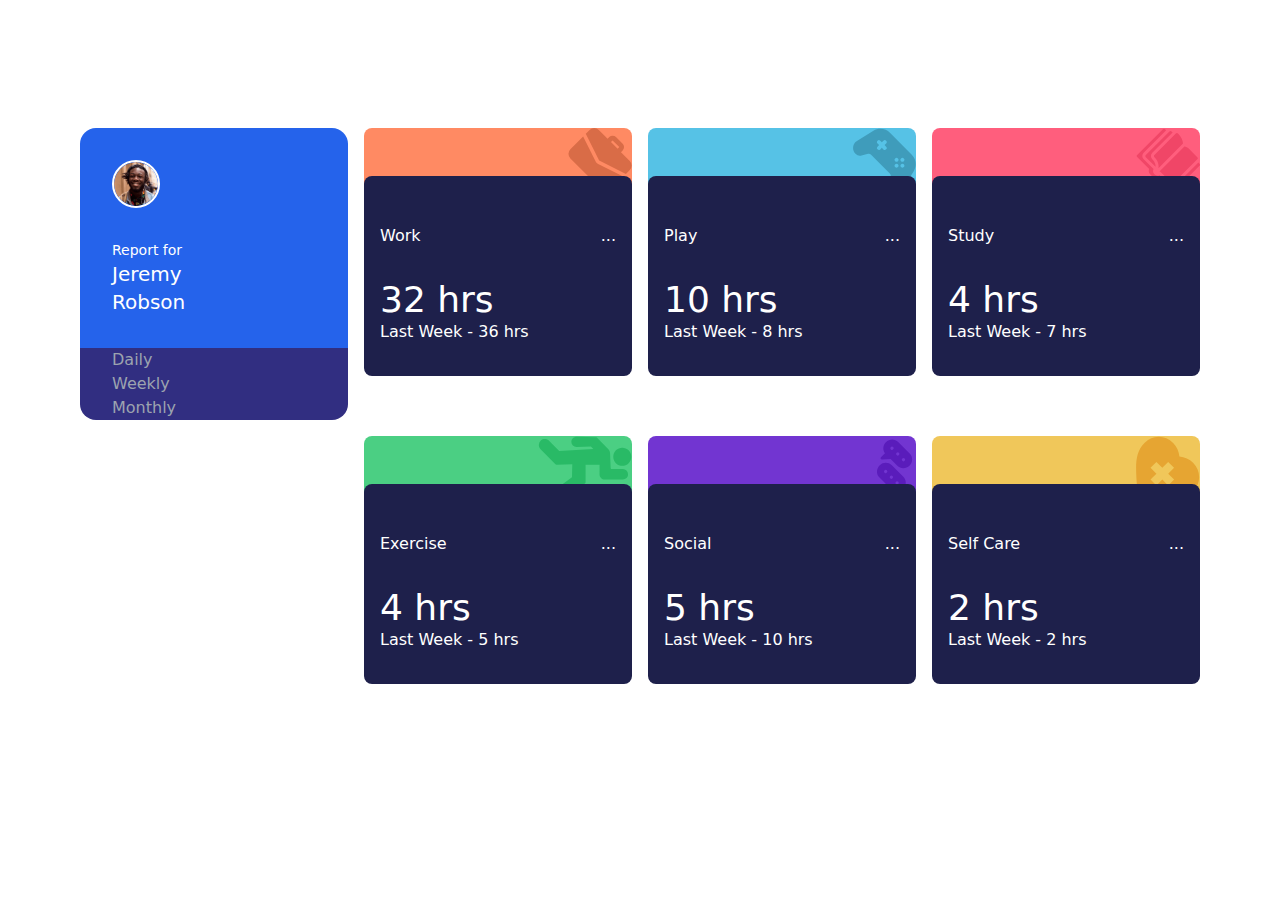
<file: index.html>
<!DOCTYPE html>
<html lang="en">

<head>
    <meta charset="UTF-8">
    <meta http-equiv="X-UA-Compatible" content="IE=edge">
    <meta name="viewport" content="width=device-width, initial-scale=1.0">
    <title>Document</title>
    <link rel="stylesheet" href="./styles.css">
</head>

<body>
    <div class="grid grid-cols-1 grid-rows-7 md:grid-cols-4 md:grid-rows-2 gap-4 mt-32 mx-20">
        <div>
            <div class="row-span-1">
                <div class="flex md:flex-col bg-blue-600 text-white sm:flex-nowrap rounded-t-2xl">
                    <img class="w-12 h-12 border-2 border-white rounded-full mb-8 ml-8 mt-8" src="./images/image-jeremy.png">
                    <div>
                        <p class="text-sm ml-8 font-thin pt-8 lg:pt-0"> Report for </p>
                        <p class="text-xl ml-8"> Jeremy</p>
                        <p class="text-xl pb-8 ml-8"> Robson </p>
                    </div>
                </div>
                <div class="flex space-x-8 md:space-x-0 md:flex-col  rounded-b-2xl pl-8 text-gray-400 bg-indigo-900">
                    <p>
                        <a href="#" class="hover:text-white"> Daily</a>
                    </p>
                    <p>
                        <a href="#" class="hover:text-white"> Weekly</a>
                    </p>
                    <p>
                        <a href="#" class="hover:text-white"> Monthly </a>
                    </p>
                </div>
            </div>
        </div>
        <div class="w-42">
            <div class="bg-orange text-right text-white rounded-t-lg">
                <img class="inline-block  h-16" src="./images/icon-work.svg">
            </div>
            <div class="bg-bluebg text-white px-4 py-8 rounded-lg relative -top-4">
                <div class="flex justify-between py-4">
                    <p class="bold"> Work </p>
                    <p> ... </p>
                </div>
                <p class="text-4xl pt-4">
                    32 hrs
                </p>
                <p> Last Week - 36 hrs</p>
            </div>

        </div>
        <div class="w-42">
            <div class="bg-playbg text-right text-white rounded-t-lg">
                <img class="inline-block  h-16" src="./images/icon-play.svg">
            </div>
            <div class="bg-bluebg text-white px-4 py-8 rounded-lg relative -top-4">
                <div class="flex justify-between py-4">
                    <p class="bold"> Play </p>
                    <p> ... </p>
                </div>
                <p class="text-4xl pt-4">
                    10 hrs
                </p>
                <p> Last Week - 8 hrs</p>
            </div>

        </div>
        <div class="w-42">
            <div class="bg-studybg text-right text-white rounded-t-lg">
                <img class="inline-block  h-16" src="./images/icon-study.svg">
            </div>
            <div class="bg-bluebg text-white px-4 py-8 rounded-lg relative -top-4">
                <div class="flex justify-between py-4">
                    <p class="bold"> Study </p>
                    <p> ... </p>
                </div>
                <p class="text-4xl pt-4">
                    4 hrs
                </p>
                <p> Last Week - 7 hrs</p>
            </div>
        </div>
        <div class="hidden md:block"></div>

        <div class="w-42">
            <div class="bg-exercisebg text-right text-white rounded-t-lg">
                <img class="inline-block  h-16" src="./images/icon-exercise.svg">
            </div>
            <div class="bg-bluebg text-white px-4 py-8 rounded-lg relative -top-4">
                <div class="flex justify-between py-4">
                    <p class="bold"> Exercise </p>
                    <p> ... </p>
                </div>
                <p class="text-4xl pt-4">
                    4 hrs
                </p>
                <p> Last Week - 5 hrs</p>
            </div>
        </div>

        <div class="w-42">
            <div class="bg-socialbg text-right text-white rounded-t-lg">
                <img class="inline-block  h-16" src="./images/icon-social.svg">
            </div>
            <div class="bg-bluebg text-white px-4 py-8 rounded-lg relative -top-4">
                <div class="flex justify-between py-4">
                    <p class="bold"> Social </p>
                    <p> ... </p>
                </div>
                <p class="text-4xl pt-4">
                    5 hrs
                </p>
                <p> Last Week - 10 hrs</p>
            </div>
        </div>
        <div class="w-42">
            <div class="bg-selfcarebg text-right text-white rounded-t-lg">
                <img class="inline-block  h-16" src="./images/icon-self-care.svg">
            </div>
            <div class="bg-bluebg text-white px-4 py-8 rounded-lg relative -top-4">
                <div class="flex justify-between py-4">
                    <p class="bold"> Self Care </p>
                    <p> ... </p>
                </div>
                <p class="text-4xl pt-4">
                    2 hrs
                </p>
                <p> Last Week - 2 hrs</p>
            </div>
        </div>
    </div>
</body>

</html>
</file>
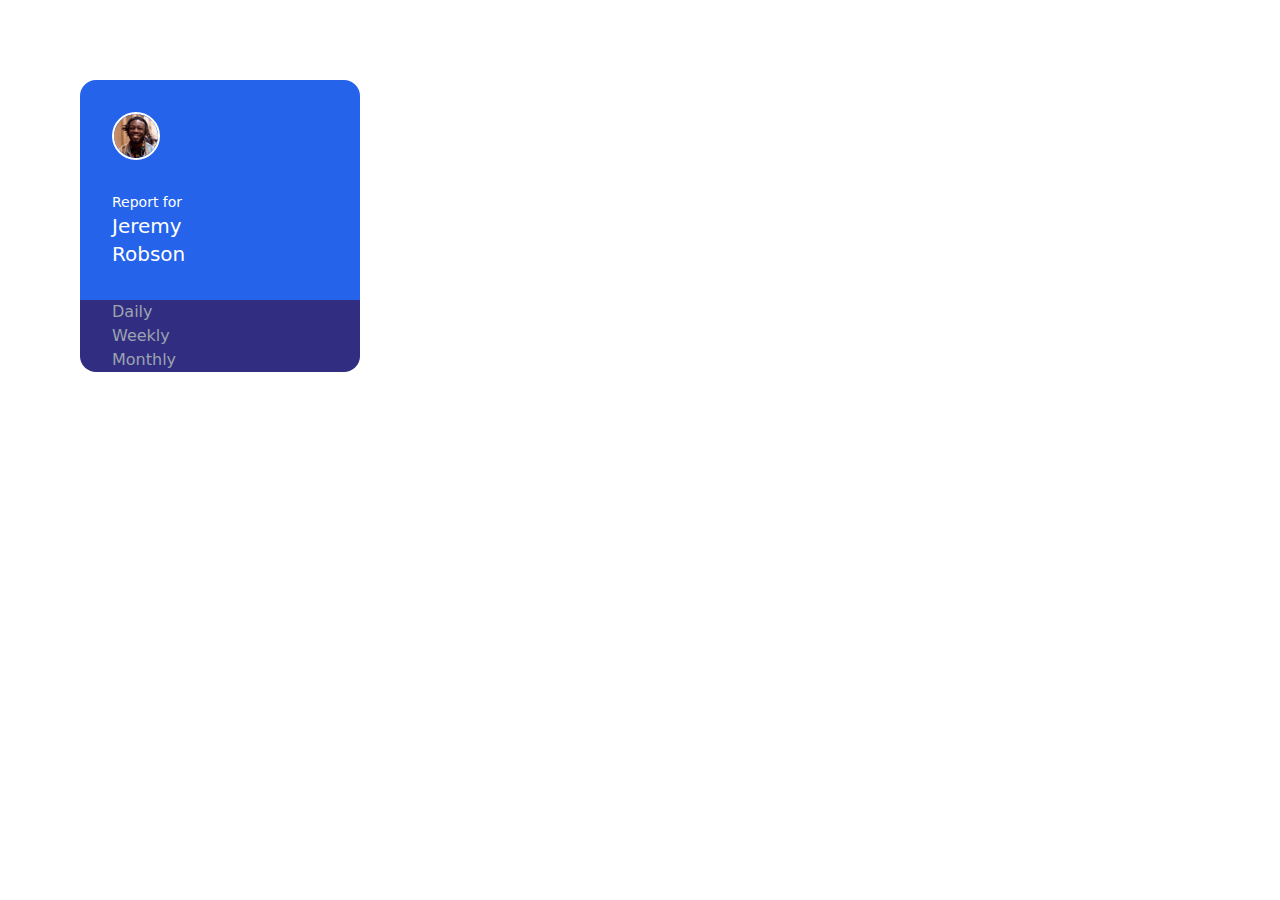
<file: index_part1.html>
<!DOCTYPE html>
<html lang="en">

<head>
    <meta charset="UTF-8">
    <meta http-equiv="X-UA-Compatible" content="IE=edge">
    <meta name="viewport" content="width=device-width, initial-scale=1.0">
    <title>Document</title>
    <link rel="stylesheet" href="./styles.css">

</head>

<body>
    <div class="grid  grid-cols-1 grid-rows-6 md:grid-cols-4 md:grid-rows-2 m-20">
        <div class="row-span-1">
            <div class="flex md:flex-col bg-blue-600 text-white sm:flex-nowrap rounded-t-2xl">
                <img class="w-12 h-12 border-2 border-white rounded-full mb-8 ml-8 mt-8" src="./images/image-jeremy.png">
                <div>
                    <p class="text-sm ml-8 font-thin pt-8 lg:pt-0"> Report for </p>
                    <p class="text-xl ml-8"> Jeremy</p>
                    <p class="text-xl pb-8 ml-8"> Robson </p>
                </div>
            </div>
            <div class="flex space-x-8 md:space-x-0 md:flex-col  rounded-b-2xl pl-8 text-gray-400 bg-indigo-900">
                <p>
                    <a href="#" class="hover:text-white"> Daily</a>
                </p>
                <p>
                    <a href="#" class="hover:text-white"> Weekly</a>
                </p>
                <p>
                    <a href="#" class="hover:text-white"> Monthly </a>
                </p>
            </div>
        </div>

    </div>

    </div>
</body>

</html>
</file>
<file: styles.css>
/*
! tailwindcss v3.2.4 | MIT License | https://tailwindcss.com
*/

/*
1. Prevent padding and border from affecting element width. (https://github.com/mozdevs/cssremedy/issues/4)
2. Allow adding a border to an element by just adding a border-width. (https://github.com/tailwindcss/tailwindcss/pull/116)
*/

*,
::before,
::after {
  box-sizing: border-box;
  /* 1 */
  border-width: 0;
  /* 2 */
  border-style: solid;
  /* 2 */
  border-color: #e5e7eb;
  /* 2 */
}

::before,
::after {
  --tw-content: '';
}

/*
1. Use a consistent sensible line-height in all browsers.
2. Prevent adjustments of font size after orientation changes in iOS.
3. Use a more readable tab size.
4. Use the user's configured `sans` font-family by default.
5. Use the user's configured `sans` font-feature-settings by default.
*/

html {
  line-height: 1.5;
  /* 1 */
  -webkit-text-size-adjust: 100%;
  /* 2 */
  -moz-tab-size: 4;
  /* 3 */
  -o-tab-size: 4;
     tab-size: 4;
  /* 3 */
  font-family: ui-sans-serif, system-ui, -apple-system, BlinkMacSystemFont, "Segoe UI", Roboto, "Helvetica Neue", Arial, "Noto Sans", sans-serif, "Apple Color Emoji", "Segoe UI Emoji", "Segoe UI Symbol", "Noto Color Emoji";
  /* 4 */
  font-feature-settings: normal;
  /* 5 */
}

/*
1. Remove the margin in all browsers.
2. Inherit line-height from `html` so users can set them as a class directly on the `html` element.
*/

body {
  margin: 0;
  /* 1 */
  line-height: inherit;
  /* 2 */
}

/*
1. Add the correct height in Firefox.
2. Correct the inheritance of border color in Firefox. (https://bugzilla.mozilla.org/show_bug.cgi?id=190655)
3. Ensure horizontal rules are visible by default.
*/

hr {
  height: 0;
  /* 1 */
  color: inherit;
  /* 2 */
  border-top-width: 1px;
  /* 3 */
}

/*
Add the correct text decoration in Chrome, Edge, and Safari.
*/

abbr:where([title]) {
  -webkit-text-decoration: underline dotted;
          text-decoration: underline dotted;
}

/*
Remove the default font size and weight for headings.
*/

h1,
h2,
h3,
h4,
h5,
h6 {
  font-size: inherit;
  font-weight: inherit;
}

/*
Reset links to optimize for opt-in styling instead of opt-out.
*/

a {
  color: inherit;
  text-decoration: inherit;
}

/*
Add the correct font weight in Edge and Safari.
*/

b,
strong {
  font-weight: bolder;
}

/*
1. Use the user's configured `mono` font family by default.
2. Correct the odd `em` font sizing in all browsers.
*/

code,
kbd,
samp,
pre {
  font-family: ui-monospace, SFMono-Regular, Menlo, Monaco, Consolas, "Liberation Mono", "Courier New", monospace;
  /* 1 */
  font-size: 1em;
  /* 2 */
}

/*
Add the correct font size in all browsers.
*/

small {
  font-size: 80%;
}

/*
Prevent `sub` and `sup` elements from affecting the line height in all browsers.
*/

sub,
sup {
  font-size: 75%;
  line-height: 0;
  position: relative;
  vertical-align: baseline;
}

sub {
  bottom: -0.25em;
}

sup {
  top: -0.5em;
}

/*
1. Remove text indentation from table contents in Chrome and Safari. (https://bugs.chromium.org/p/chromium/issues/detail?id=999088, https://bugs.webkit.org/show_bug.cgi?id=201297)
2. Correct table border color inheritance in all Chrome and Safari. (https://bugs.chromium.org/p/chromium/issues/detail?id=935729, https://bugs.webkit.org/show_bug.cgi?id=195016)
3. Remove gaps between table borders by default.
*/

table {
  text-indent: 0;
  /* 1 */
  border-color: inherit;
  /* 2 */
  border-collapse: collapse;
  /* 3 */
}

/*
1. Change the font styles in all browsers.
2. Remove the margin in Firefox and Safari.
3. Remove default padding in all browsers.
*/

button,
input,
optgroup,
select,
textarea {
  font-family: inherit;
  /* 1 */
  font-size: 100%;
  /* 1 */
  font-weight: inherit;
  /* 1 */
  line-height: inherit;
  /* 1 */
  color: inherit;
  /* 1 */
  margin: 0;
  /* 2 */
  padding: 0;
  /* 3 */
}

/*
Remove the inheritance of text transform in Edge and Firefox.
*/

button,
select {
  text-transform: none;
}

/*
1. Correct the inability to style clickable types in iOS and Safari.
2. Remove default button styles.
*/

button,
[type='button'],
[type='reset'],
[type='submit'] {
  -webkit-appearance: button;
  /* 1 */
  background-color: transparent;
  /* 2 */
  background-image: none;
  /* 2 */
}

/*
Use the modern Firefox focus style for all focusable elements.
*/

:-moz-focusring {
  outline: auto;
}

/*
Remove the additional `:invalid` styles in Firefox. (https://github.com/mozilla/gecko-dev/blob/2f9eacd9d3d995c937b4251a5557d95d494c9be1/layout/style/res/forms.css#L728-L737)
*/

:-moz-ui-invalid {
  box-shadow: none;
}

/*
Add the correct vertical alignment in Chrome and Firefox.
*/

progress {
  vertical-align: baseline;
}

/*
Correct the cursor style of increment and decrement buttons in Safari.
*/

::-webkit-inner-spin-button,
::-webkit-outer-spin-button {
  height: auto;
}

/*
1. Correct the odd appearance in Chrome and Safari.
2. Correct the outline style in Safari.
*/

[type='search'] {
  -webkit-appearance: textfield;
  /* 1 */
  outline-offset: -2px;
  /* 2 */
}

/*
Remove the inner padding in Chrome and Safari on macOS.
*/

::-webkit-search-decoration {
  -webkit-appearance: none;
}

/*
1. Correct the inability to style clickable types in iOS and Safari.
2. Change font properties to `inherit` in Safari.
*/

::-webkit-file-upload-button {
  -webkit-appearance: button;
  /* 1 */
  font: inherit;
  /* 2 */
}

/*
Add the correct display in Chrome and Safari.
*/

summary {
  display: list-item;
}

/*
Removes the default spacing and border for appropriate elements.
*/

blockquote,
dl,
dd,
h1,
h2,
h3,
h4,
h5,
h6,
hr,
figure,
p,
pre {
  margin: 0;
}

fieldset {
  margin: 0;
  padding: 0;
}

legend {
  padding: 0;
}

ol,
ul,
menu {
  list-style: none;
  margin: 0;
  padding: 0;
}

/*
Prevent resizing textareas horizontally by default.
*/

textarea {
  resize: vertical;
}

/*
1. Reset the default placeholder opacity in Firefox. (https://github.com/tailwindlabs/tailwindcss/issues/3300)
2. Set the default placeholder color to the user's configured gray 400 color.
*/

input::-moz-placeholder, textarea::-moz-placeholder {
  opacity: 1;
  /* 1 */
  color: #9ca3af;
  /* 2 */
}

input::placeholder,
textarea::placeholder {
  opacity: 1;
  /* 1 */
  color: #9ca3af;
  /* 2 */
}

/*
Set the default cursor for buttons.
*/

button,
[role="button"] {
  cursor: pointer;
}

/*
Make sure disabled buttons don't get the pointer cursor.
*/

:disabled {
  cursor: default;
}

/*
1. Make replaced elements `display: block` by default. (https://github.com/mozdevs/cssremedy/issues/14)
2. Add `vertical-align: middle` to align replaced elements more sensibly by default. (https://github.com/jensimmons/cssremedy/issues/14#issuecomment-634934210)
   This can trigger a poorly considered lint error in some tools but is included by design.
*/

img,
svg,
video,
canvas,
audio,
iframe,
embed,
object {
  display: block;
  /* 1 */
  vertical-align: middle;
  /* 2 */
}

/*
Constrain images and videos to the parent width and preserve their intrinsic aspect ratio. (https://github.com/mozdevs/cssremedy/issues/14)
*/

img,
video {
  max-width: 100%;
  height: auto;
}

/* Make elements with the HTML hidden attribute stay hidden by default */

[hidden] {
  display: none;
}

*, ::before, ::after {
  --tw-border-spacing-x: 0;
  --tw-border-spacing-y: 0;
  --tw-translate-x: 0;
  --tw-translate-y: 0;
  --tw-rotate: 0;
  --tw-skew-x: 0;
  --tw-skew-y: 0;
  --tw-scale-x: 1;
  --tw-scale-y: 1;
  --tw-pan-x:  ;
  --tw-pan-y:  ;
  --tw-pinch-zoom:  ;
  --tw-scroll-snap-strictness: proximity;
  --tw-ordinal:  ;
  --tw-slashed-zero:  ;
  --tw-numeric-figure:  ;
  --tw-numeric-spacing:  ;
  --tw-numeric-fraction:  ;
  --tw-ring-inset:  ;
  --tw-ring-offset-width: 0px;
  --tw-ring-offset-color: #fff;
  --tw-ring-color: rgb(59 130 246 / 0.5);
  --tw-ring-offset-shadow: 0 0 #0000;
  --tw-ring-shadow: 0 0 #0000;
  --tw-shadow: 0 0 #0000;
  --tw-shadow-colored: 0 0 #0000;
  --tw-blur:  ;
  --tw-brightness:  ;
  --tw-contrast:  ;
  --tw-grayscale:  ;
  --tw-hue-rotate:  ;
  --tw-invert:  ;
  --tw-saturate:  ;
  --tw-sepia:  ;
  --tw-drop-shadow:  ;
  --tw-backdrop-blur:  ;
  --tw-backdrop-brightness:  ;
  --tw-backdrop-contrast:  ;
  --tw-backdrop-grayscale:  ;
  --tw-backdrop-hue-rotate:  ;
  --tw-backdrop-invert:  ;
  --tw-backdrop-opacity:  ;
  --tw-backdrop-saturate:  ;
  --tw-backdrop-sepia:  ;
}

::backdrop {
  --tw-border-spacing-x: 0;
  --tw-border-spacing-y: 0;
  --tw-translate-x: 0;
  --tw-translate-y: 0;
  --tw-rotate: 0;
  --tw-skew-x: 0;
  --tw-skew-y: 0;
  --tw-scale-x: 1;
  --tw-scale-y: 1;
  --tw-pan-x:  ;
  --tw-pan-y:  ;
  --tw-pinch-zoom:  ;
  --tw-scroll-snap-strictness: proximity;
  --tw-ordinal:  ;
  --tw-slashed-zero:  ;
  --tw-numeric-figure:  ;
  --tw-numeric-spacing:  ;
  --tw-numeric-fraction:  ;
  --tw-ring-inset:  ;
  --tw-ring-offset-width: 0px;
  --tw-ring-offset-color: #fff;
  --tw-ring-color: rgb(59 130 246 / 0.5);
  --tw-ring-offset-shadow: 0 0 #0000;
  --tw-ring-shadow: 0 0 #0000;
  --tw-shadow: 0 0 #0000;
  --tw-shadow-colored: 0 0 #0000;
  --tw-blur:  ;
  --tw-brightness:  ;
  --tw-contrast:  ;
  --tw-grayscale:  ;
  --tw-hue-rotate:  ;
  --tw-invert:  ;
  --tw-saturate:  ;
  --tw-sepia:  ;
  --tw-drop-shadow:  ;
  --tw-backdrop-blur:  ;
  --tw-backdrop-brightness:  ;
  --tw-backdrop-contrast:  ;
  --tw-backdrop-grayscale:  ;
  --tw-backdrop-hue-rotate:  ;
  --tw-backdrop-invert:  ;
  --tw-backdrop-opacity:  ;
  --tw-backdrop-saturate:  ;
  --tw-backdrop-sepia:  ;
}

.relative {
  position: relative;
}

.-top-4 {
  top: -1rem;
}

.row-span-2 {
  grid-row: span 2 / span 2;
}

.row-span-1 {
  grid-row: span 1 / span 1;
}

.m-20 {
  margin: 5rem;
}

.mx-20 {
  margin-left: 5rem;
  margin-right: 5rem;
}

.mt-32 {
  margin-top: 8rem;
}

.mb-8 {
  margin-bottom: 2rem;
}

.ml-8 {
  margin-left: 2rem;
}

.mt-8 {
  margin-top: 2rem;
}

.inline-block {
  display: inline-block;
}

.flex {
  display: flex;
}

.grid {
  display: grid;
}

.hidden {
  display: none;
}

.h-12 {
  height: 3rem;
}

.h-16 {
  height: 4rem;
}

.h-0 {
  height: 0px;
}

.w-12 {
  width: 3rem;
}

.w-0 {
  width: 0px;
}

.grid-cols-1 {
  grid-template-columns: repeat(1, minmax(0, 1fr));
}

.grid-rows-6 {
  grid-template-rows: repeat(6, minmax(0, 1fr));
}

.justify-between {
  justify-content: space-between;
}

.gap-4 {
  gap: 1rem;
}

.space-x-8 > :not([hidden]) ~ :not([hidden]) {
  --tw-space-x-reverse: 0;
  margin-right: calc(2rem * var(--tw-space-x-reverse));
  margin-left: calc(2rem * calc(1 - var(--tw-space-x-reverse)));
}

.rounded-full {
  border-radius: 9999px;
}

.rounded-lg {
  border-radius: 0.5rem;
}

.rounded-t-2xl {
  border-top-left-radius: 1rem;
  border-top-right-radius: 1rem;
}

.rounded-b-2xl {
  border-bottom-right-radius: 1rem;
  border-bottom-left-radius: 1rem;
}

.rounded-t-lg {
  border-top-left-radius: 0.5rem;
  border-top-right-radius: 0.5rem;
}

.border-2 {
  border-width: 2px;
}

.border-4 {
  border-width: 4px;
}

.border-white {
  --tw-border-opacity: 1;
  border-color: rgb(255 255 255 / var(--tw-border-opacity));
}

.bg-blue-600 {
  --tw-bg-opacity: 1;
  background-color: rgb(37 99 235 / var(--tw-bg-opacity));
}

.bg-indigo-900 {
  --tw-bg-opacity: 1;
  background-color: rgb(49 46 129 / var(--tw-bg-opacity));
}

.bg-orange {
  --tw-bg-opacity: 1;
  background-color: rgb(255 138 99 / var(--tw-bg-opacity));
}

.bg-bluebg {
  --tw-bg-opacity: 1;
  background-color: rgb(30 32 75 / var(--tw-bg-opacity));
}

.bg-playbg {
  --tw-bg-opacity: 1;
  background-color: rgb(86 194 230 / var(--tw-bg-opacity));
}

.bg-studybg {
  --tw-bg-opacity: 1;
  background-color: rgb(255 94 125 / var(--tw-bg-opacity));
}

.bg-exercisebg {
  --tw-bg-opacity: 1;
  background-color: rgb(75 207 131 / var(--tw-bg-opacity));
}

.bg-socialbg {
  --tw-bg-opacity: 1;
  background-color: rgb(114 53 209 / var(--tw-bg-opacity));
}

.bg-selfcarebg {
  --tw-bg-opacity: 1;
  background-color: rgb(240 199 90 / var(--tw-bg-opacity));
}

.px-4 {
  padding-left: 1rem;
  padding-right: 1rem;
}

.py-8 {
  padding-top: 2rem;
  padding-bottom: 2rem;
}

.py-4 {
  padding-top: 1rem;
  padding-bottom: 1rem;
}

.pt-8 {
  padding-top: 2rem;
}

.pb-8 {
  padding-bottom: 2rem;
}

.pl-8 {
  padding-left: 2rem;
}

.pt-4 {
  padding-top: 1rem;
}

.pb-0 {
  padding-bottom: 0px;
}

.text-right {
  text-align: right;
}

.text-sm {
  font-size: 0.875rem;
  line-height: 1.25rem;
}

.text-xl {
  font-size: 1.25rem;
  line-height: 1.75rem;
}

.text-4xl {
  font-size: 2.25rem;
  line-height: 2.5rem;
}

.font-thin {
  font-weight: 100;
}

.text-white {
  --tw-text-opacity: 1;
  color: rgb(255 255 255 / var(--tw-text-opacity));
}

.text-gray-400 {
  --tw-text-opacity: 1;
  color: rgb(156 163 175 / var(--tw-text-opacity));
}

.hover\:text-white:hover {
  --tw-text-opacity: 1;
  color: rgb(255 255 255 / var(--tw-text-opacity));
}

@media (min-width: 640px) {
  .sm\:flex-nowrap {
    flex-wrap: nowrap;
  }
}

@media (min-width: 768px) {
  .md\:mb-8 {
    margin-bottom: 2rem;
  }

  .md\:block {
    display: block;
  }

  .md\:grid-cols-4 {
    grid-template-columns: repeat(4, minmax(0, 1fr));
  }

  .md\:grid-rows-2 {
    grid-template-rows: repeat(2, minmax(0, 1fr));
  }

  .md\:flex-col {
    flex-direction: column;
  }

  .md\:space-x-0 > :not([hidden]) ~ :not([hidden]) {
    --tw-space-x-reverse: 0;
    margin-right: calc(0px * var(--tw-space-x-reverse));
    margin-left: calc(0px * calc(1 - var(--tw-space-x-reverse)));
  }
}

@media (min-width: 1024px) {
  .lg\:pt-0 {
    padding-top: 0px;
  }
}
</file>
